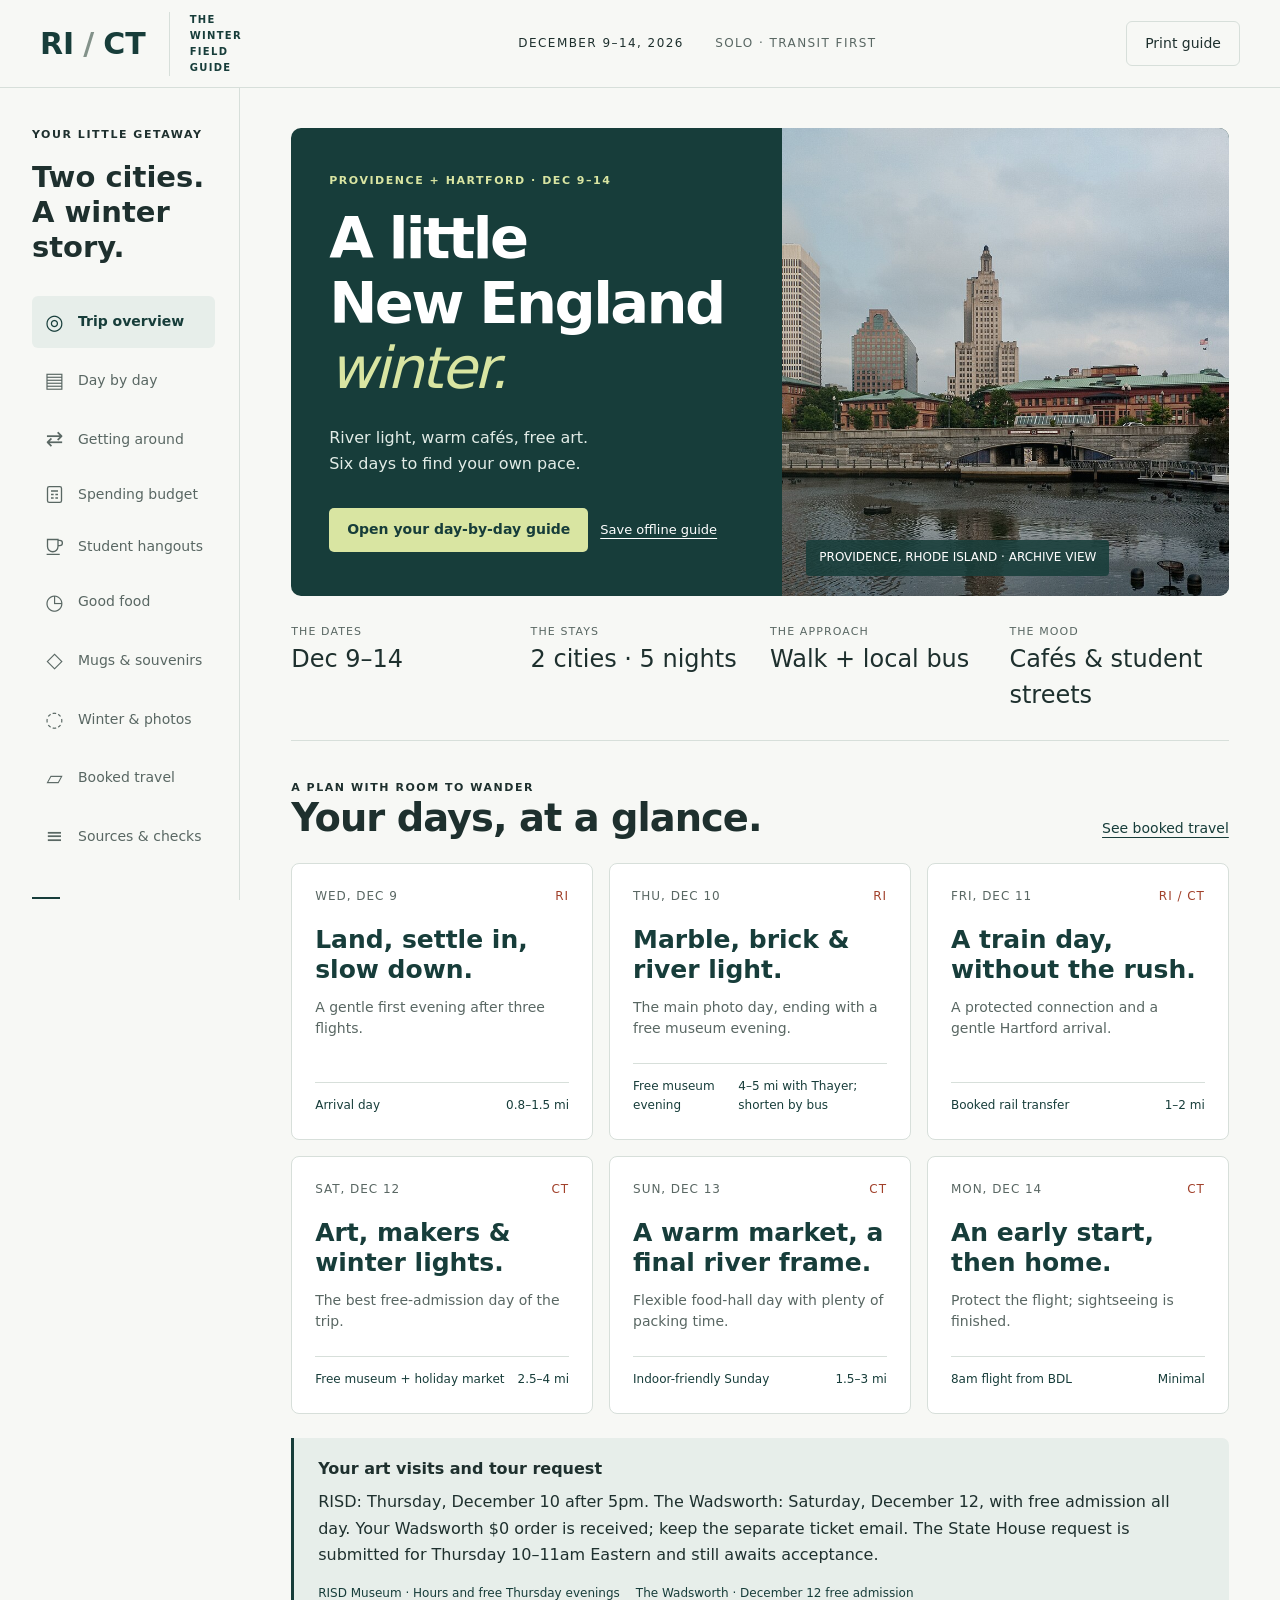
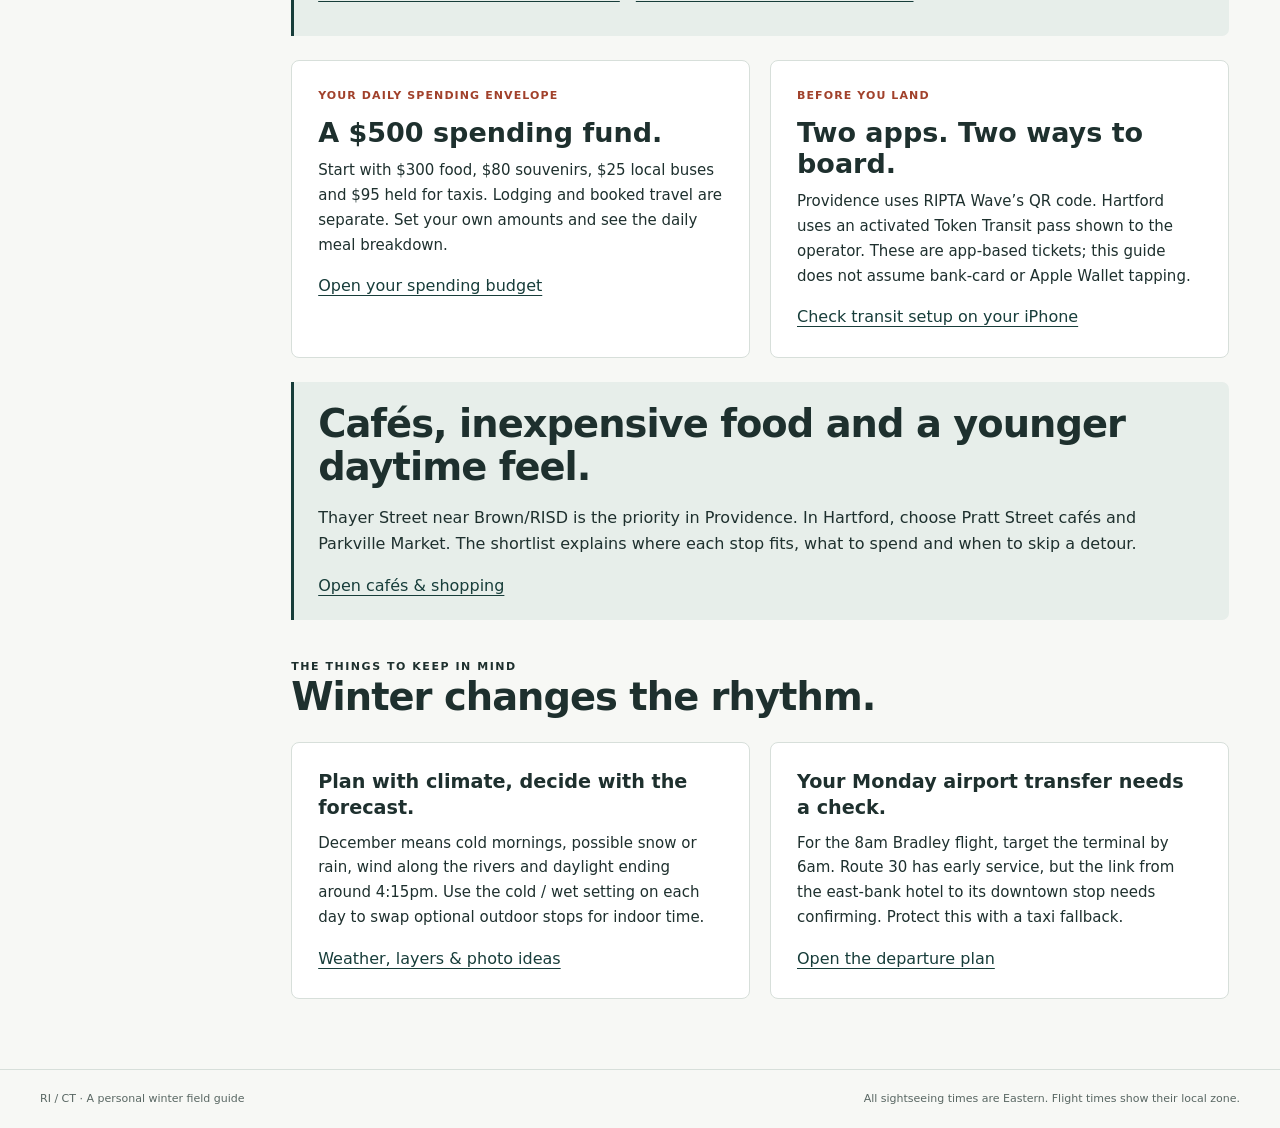
<file: index.html>
<!doctype html>
<html lang="en">
<head>
<meta charset="utf-8"><meta name="viewport" content="width=device-width, initial-scale=1"><meta name="theme-color" content="#173d3a">
<title>RI / CT — A little New England winter</title><meta name="description" content="A personal, transit-first winter field guide to Providence and Hartford, December 9–14, 2026. Daily routes, free art, local food and iPhone transit instructions.">
<link rel="icon" href="favicon.ico" sizes="any">
<link rel="icon" href="favicon.svg" type="image/svg+xml">
<link rel="apple-touch-icon" href="apple-touch-icon.png">
<link rel="stylesheet" href="styles.css"><script src="data.js?v=20261124-hartford-transit" defer></script><script src="app.js?v=20261124-hartford-transit" defer></script>
</head>
<body>
<a class="skip" href="#main">Skip to content</a>
<header class="topbar"><a class="brand" href="#overview" aria-label="RI CT overview">RI <span>/</span> CT<span class="brand-caption">THE WINTER FIELD GUIDE</span></a><div class="top-meta">DECEMBER 9–14, 2026 <span>SOLO · TRANSIT FIRST</span></div><button id="print" class="quiet">Print guide</button></header>
<div class="shell">
<aside class="sidebar"><div><p class="eyebrow">YOUR LITTLE GETAWAY</p><p class="side-title">Two cities.<br>A winter story.</p><nav aria-label="Main navigation">
<a href="#overview" data-nav="overview"><span class="nav-glyph" aria-hidden="true">◎</span> Trip overview</a>
<a href="#itinerary" data-nav="itinerary"><span class="nav-glyph" aria-hidden="true">▤</span> Day by day</a>
<a href="#transit" data-nav="transit"><span class="nav-glyph" aria-hidden="true">⇄</span> Getting around</a>
<a href="#budget" data-nav="budget"><svg class="nav-glyph" aria-hidden="true" viewBox="0 0 24 24" fill="none" stroke="currentColor" stroke-width="1.5"><rect x="4" y="3" width="16" height="18" rx="2"/><path d="M8 8h8M8 12h3m2 0h3m-8 4h3m2 0h3"/></svg> Spending budget</a>
<a href="#explore" data-nav="explore"><svg class="nav-glyph" aria-hidden="true" viewBox="0 0 24 24" fill="none" stroke="currentColor" stroke-width="1.5"><path d="M4 4h12v8a6 6 0 0 1-12 0V4Zm12 1h2a3 3 0 0 1 0 6h-2M3 21h15"/></svg> Student hangouts</a>
<a href="#food" data-nav="food"><span class="nav-glyph" aria-hidden="true">◷</span> Good food</a>
<a href="#souvenirs" data-nav="souvenirs"><span class="nav-glyph" aria-hidden="true">◇</span> Mugs & souvenirs</a>
<a href="#weather" data-nav="weather"><span class="nav-glyph" aria-hidden="true">◌</span> Winter & photos</a>
<a href="#bookings" data-nav="bookings"><span class="nav-glyph" aria-hidden="true">▱</span> Booked travel</a>
<a href="#sources" data-nav="sources"><span class="nav-glyph" aria-hidden="true">≡</span> Sources & checks</a>
</nav></div><div class="side-bottom"><span class="small-rule"></span><p>Providence, Rhode Island<br>Hartford, Connecticut</p><p class="muted">Built for Carl<br>Research checked Nov 18, 2026</p></div></aside>
<main id="main" tabindex="-1"></main>
</div><footer>RI / CT · A personal winter field guide <span>All sightseeing times are Eastern. Flight times show their local zone.</span></footer>
<noscript><p>This interactive guide needs JavaScript. Open the printable guide from the accompanying files, or enable JavaScript.</p></noscript>
</body></html>
</file>
<file: styles.css>
:root{--paper:#f7f8f5;--white:#fff;--ink:#1e302e;--muted:#596763;--line:#d7dfda;--green:#173d3a;--soft:#e7eeea;--lime:#d9e5a2;--rust:#a1412b;--warm:#f6eee8;--serif:var(--sans);--sans:"SF Compact Text","SF Compact","SF Pro Text","SF Pro",-apple-system,BlinkMacSystemFont,system-ui,"Segoe UI",sans-serif;--radius:10px}*{box-sizing:border-box}html{scroll-behavior:smooth;scroll-padding-top:100px}body{margin:0;background:var(--paper);color:var(--ink);font:16px/1.65 var(--sans)}a{color:var(--green);text-underline-offset:4px}a:hover{text-decoration-thickness:2px}button,input,select{font:inherit}button,a{touch-action:manipulation}button{cursor:pointer}button:disabled{cursor:default}a:focus-visible,button:focus-visible,input:focus-visible,select:focus-visible,summary:focus-visible{outline:3px solid var(--rust);outline-offset:4px}h1,h2,h3,p{margin-top:0}h1,h2,h3{line-height:1.13}h1,h2,.side-title{font-family:var(--serif);font-weight:400}h1{font-size:clamp(2.6rem,5.4vw,5.6rem);letter-spacing:-.045em;margin-bottom:24px}h2{font-size:clamp(2rem,3vw,3rem);letter-spacing:-.025em;margin-bottom:16px}h3{font-size:1.2rem;line-height:1.35;margin-bottom:10px}p{margin-bottom:16px}img{max-width:100%;display:block}button{border:1px solid var(--line);border-radius:6px;background:var(--white);color:var(--ink);min-height:44px;padding:10px 18px}button:hover{background:var(--soft)}button[aria-pressed=true],.primary{background:var(--green);color:var(--white);border-color:var(--green)}.skip{position:absolute;top:-80px;left:20px;background:white;padding:12px;z-index:100}.skip:focus{top:10px}.topbar{height:88px;display:flex;align-items:center;gap:32px;justify-content:space-between;border-bottom:1px solid var(--line);padding:0 40px;background:var(--paper);position:sticky;top:0;z-index:10}.brand{font-family:var(--serif);font-size:30px;text-decoration:none;display:flex;align-items:center;gap:9px;white-space:nowrap}.brand>span:not(.brand-caption){color:#83928a}.brand-caption{font-family:var(--sans);font-size:10px;letter-spacing:.13em;line-height:1.6;max-width:100px;white-space:normal;margin-left:14px;border-left:1px solid var(--line);padding-left:20px}.top-meta{font-size:12px;letter-spacing:.12em}.top-meta span{color:var(--muted);margin-left:26px}.quiet{background:transparent;font-size:14px}.shell{display:grid;grid-template-columns:240px minmax(0,1fr);max-width:1760px;margin:auto}.sidebar{padding:38px 24px 32px 32px;border-right:1px solid var(--line);height:calc(100dvh - 88px);position:sticky;top:88px;display:flex;flex-direction:column;justify-content:space-between;overflow:auto}.eyebrow{font-size:11px;line-height:1.6;letter-spacing:.14em;font-weight:650;margin-bottom:16px;text-transform:uppercase}.side-title{font-size:29px;line-height:1.22;margin-bottom:30px}nav{display:grid;gap:6px}nav a{display:flex;align-items:center;gap:13px;text-decoration:none;color:var(--muted);font-size:14px;min-height:46px;padding:9px 12px;border-radius:6px}nav a.active{background:var(--soft);color:var(--green);font-weight:600}.nav-glyph{font-size:21px;width:21px;text-align:center}.side-bottom{font-size:12px;line-height:1.8;margin-top:34px}.small-rule{width:28px;height:2px;background:var(--green);display:block;margin-bottom:18px}.muted{color:var(--muted)}main{padding:40px clamp(24px,4vw,64px) 70px;min-width:0}.hero{display:grid;grid-template-columns:1.1fr 1fr;min-height:430px;background:var(--green);color:white;border-radius:var(--radius);overflow:hidden}.hero-copy{padding:44px 38px;position:relative}.hero .eyebrow{color:var(--lime)}.hero h1{font-size:clamp(2.6rem,4.8vw,4.9rem)}.hero p:not(.eyebrow){color:#e2ece7;max-width:430px;font-size:16px}.hero em{color:var(--lime);font-weight:400}.hero-photo{min-width:0;position:relative;min-height:360px}.hero-photo img{width:100%;height:100%;object-fit:cover;position:absolute;inset:0}.hero-photo:after{content:'';position:absolute;inset:0;background:linear-gradient(90deg,#173d3a30,transparent)}.photo-label{position:absolute;bottom:20px;left:24px;z-index:1;background:#173d3ade;color:white;padding:8px 13px;font-size:12px;border-radius:4px}.hero-link{display:inline-flex;align-items:center;min-height:44px;padding:10px 18px;background:var(--lime);color:var(--green);text-decoration:none;border-radius:5px;margin-top:14px;font-size:14px;font-weight:600}.trip-strip{display:grid;grid-template-columns:repeat(4,1fr);gap:20px;padding:27px 0;border-bottom:1px solid var(--line)}.trip-strip span{display:block;font-size:11px;text-transform:uppercase;letter-spacing:.1em;color:var(--muted)}.trip-strip strong{display:block;font-family:var(--serif);font-size:24px;font-weight:400;line-height:1.5}.section-head{display:flex;align-items:end;justify-content:space-between;gap:20px;margin:38px 0 23px}.section-head h2{margin:0}.section-head p{margin:0;max-width:500px}.section-head a{white-space:nowrap;font-size:14px}.day-grid{display:grid;grid-template-columns:repeat(3,minmax(0,1fr));gap:16px}.day-card{display:flex;flex-direction:column;min-height:235px;background:var(--white);border:1px solid var(--line);border-radius:8px;padding:23px;text-decoration:none;transition:border-color .15s,box-shadow .15s}.day-card:hover{border-color:var(--green);box-shadow:0 5px 18px #173d3a0d}.day-card .date{font-size:12px;letter-spacing:.08em;color:var(--muted);text-transform:uppercase;display:flex;justify-content:space-between}.city-dot{color:var(--rust)}.day-card h3{font:400 25px/1.2 var(--serif);margin:18px 0 12px}.day-card p{font-size:14px;color:var(--muted);line-height:1.5;margin-bottom:24px}.day-card .card-bottom{margin-top:auto;border-top:1px solid var(--line);padding-top:13px;font-size:12px;display:flex;justify-content:space-between;gap:12px}.notice{border-left:3px solid var(--rust);background:var(--warm);padding:20px 24px;border-radius:0 7px 7px 0;margin:24px 0}.notice p:last-child{margin:0}.notice h3{font-size:16px}.notice.green{background:var(--soft);border-color:var(--green)}.two-col{display:grid;grid-template-columns:1fr 1fr;gap:20px}.info-panel{background:var(--white);padding:26px;border:1px solid var(--line);border-radius:8px}.info-panel h3.serif{font:400 27px var(--serif)}.info-panel p,.info-panel li{font-size:15px}.info-panel ul,.info-panel ol{padding-left:21px;margin-bottom:0}.info-panel li{margin-bottom:10px}.kicker{display:block;font-size:11px;color:var(--rust);text-transform:uppercase;letter-spacing:.1em;font-weight:650;margin-bottom:12px}.page-heading{max-width:820px;margin-bottom:30px}.page-heading h1{font-size:clamp(2.7rem,5vw,4.4rem);margin-bottom:18px}.page-heading>p:last-child{color:var(--muted);font-size:17px;max-width:680px}.day-selector{display:flex;flex-wrap:wrap;gap:8px;padding-bottom:24px;border-bottom:1px solid var(--line);margin-bottom:25px}.day-selector a{text-align:center;display:flex;gap:7px;align-items:center;min-height:44px;padding:9px 13px;border:1px solid var(--line);border-radius:5px;text-decoration:none;font-size:14px;background:white}.day-selector a.active{background:var(--green);color:white;border-color:var(--green)}.day-selector .day-city{font-size:11px}.day-hero{display:flex;justify-content:space-between;align-items:start;gap:20px;margin-bottom:26px}.day-hero h2{max-width:650px}.day-meta{display:flex;gap:12px;flex-wrap:wrap;font-size:13px;color:var(--muted);margin-bottom:18px}.pill{display:inline-block;font-size:12px;background:var(--soft);padding:4px 10px;border-radius:4px;color:var(--green);line-height:1.6}.pill.warm{background:var(--warm);color:#7c321e}.controls{display:flex;flex-wrap:wrap;gap:8px;align-items:center;margin:20px 0}.controls label{font-size:14px;margin-right:8px}.controls button{font-size:14px;padding:8px 13px}.timeline-layout{display:grid;grid-template-columns:minmax(0,1fr) 250px;gap:25px;align-items:start}.timeline{border-left:1px solid #b9c9c0;margin-left:10px;padding-left:25px}.stop{position:relative;border-bottom:1px solid var(--line);padding:0 0 24px;margin-bottom:24px}.stop:before{content:'';position:absolute;top:8px;left:-31px;width:10px;height:10px;border:2px solid var(--green);border-radius:50%;background:var(--paper)}.stop-time{font-size:13px;color:var(--rust);font-weight:650;margin-bottom:6px}.stop h3{font-size:21px}.stop p{font-size:15px}.stop .stop-summary{display:flex;gap:8px;flex-wrap:wrap;margin-bottom:12px}.stop details{font-size:14px}.stop summary{cursor:pointer;min-height:44px;padding:10px 0;color:var(--green);font-weight:600}.stop details .detail-body{border-left:2px solid var(--line);padding:4px 0 0 18px}.detail-body p{font-size:14px}.source-links{display:flex;gap:8px 16px;flex-wrap:wrap;font-size:12px;margin:12px 0}.source-links a{overflow-wrap:anywhere}.route-link{display:inline-block;font-size:14px;min-height:44px;padding:9px 0}.day-aside{position:sticky;top:112px;display:grid;gap:16px}.day-aside .info-panel{padding:20px}.day-aside h3{font:400 23px var(--serif)}.day-aside p{font-size:14px}.checklist{display:grid;gap:10px}.checklist label{display:flex;gap:10px;align-items:start;min-height:44px;font-size:14px}.checklist input{margin-top:7px;accent-color:var(--green);width:18px;height:18px;flex-shrink:0}.section-divider{border:0;border-top:1px solid var(--line);margin:36px 0}.meal-grid{display:grid;grid-template-columns:repeat(2,minmax(0,1fr));gap:18px}.meal{padding:25px;background:white;border:1px solid var(--line);border-radius:8px}.meal .area{font-size:13px;color:var(--muted)}.meal h3{font:400 29px var(--serif);margin-bottom:6px}.meal .order{font-size:16px;margin:16px 0}.price-grid{display:grid;grid-template-columns:repeat(3,1fr);gap:10px;padding:16px 0;border-block:1px solid var(--line);margin:16px 0}.price-grid span{font-size:11px;display:block;color:var(--muted)}.price-grid strong{display:block;font-size:19px;font-weight:550}.meal p.note{font-size:14px}.form-row{display:flex;gap:18px;align-items:center;flex-wrap:wrap}.form-row label{display:grid;gap:6px;font-size:13px}.form-row input,.form-row select{min-height:44px;width:150px;border:1px solid var(--line);padding:9px;border-radius:5px;background:white;color:var(--ink)}.calc-result{font:400 30px var(--serif);margin:20px 0 8px}.event-list{display:grid;gap:0}.event-row{padding:22px 0;border-bottom:1px solid var(--line);display:grid;grid-template-columns:140px 1fr;gap:25px}.event-row .date{font-size:13px;color:var(--rust)}.event-row h3{font:400 25px var(--serif)}.event-row p{font-size:15px;margin-bottom:8px}.booking{border-bottom:1px solid var(--line);padding:24px 0}.booking h3{font:400 28px var(--serif)}.booking .booking-meta{display:flex;gap:12px;flex-wrap:wrap;margin-bottom:12px}.flight-list{display:grid;gap:12px}.flight-row{display:grid;grid-template-columns:100px 1fr 1fr 115px;gap:14px;background:white;border:1px solid var(--line);border-radius:7px;padding:20px}.flight-row strong{display:block;font-size:19px}.flight-row small{font-size:12px;display:block;color:var(--muted)}.flight-row .airport{font:400 27px var(--serif)}table{border-collapse:collapse;width:100%;font-size:14px}th,td{padding:14px 10px;border-bottom:1px solid var(--line);text-align:left;vertical-align:top}th{font-weight:600;font-size:12px;color:var(--muted)}.table-wrap{overflow-x:auto}.budget-total{font:400 31px var(--serif)}.sources-list{display:grid;grid-template-columns:1fr 1fr;gap:0 30px}.source-row{padding:16px 0;border-bottom:1px solid var(--line);font-size:14px}.source-row small{display:block;font-size:11px;color:var(--muted)}.figure{margin:0}.figure img{width:100%;aspect-ratio:1.7;object-fit:cover;border-radius:7px}.figure figcaption{font-size:11px;color:var(--muted);padding-top:8px}.weather-nums{font:400 36px var(--serif);margin:10px 0}.weather-nums span{font:14px var(--sans);color:var(--muted)}footer{border-top:1px solid var(--line);padding:20px 40px;font-size:11px;color:var(--muted);display:flex;justify-content:space-between;gap:20px}.empty{padding:30px}.print-only{display:none}.sr-only{position:absolute;width:1px;height:1px;overflow:hidden;clip:rect(0,0,0,0)}@media(min-width:1500px){.hero-copy{padding:52px}.hero{min-height:470px}.day-card{min-height:255px}}@media(max-width:1150px){.top-meta span{display:none}.shell{grid-template-columns:205px minmax(0,1fr)}.sidebar{padding-left:22px;padding-right:16px}.hero{grid-template-columns:1fr 1fr}.hero-copy{padding:30px}.hero h1{font-size:3.5rem}.day-grid{grid-template-columns:repeat(2,minmax(0,1fr))}.timeline-layout{grid-template-columns:1fr}.day-aside{position:static;grid-template-columns:1fr 1fr}.brand-caption{display:none}}@media(max-width:800px){.topbar{height:72px;padding:0 20px;gap:12px}.top-meta{font-size:10px;letter-spacing:.04em}.brand{font-size:26px}.topbar .quiet{padding:6px 12px;font-size:12px}.shell{display:block}.sidebar{position:static;height:auto;padding:12px 16px;border-right:0;border-bottom:1px solid var(--line);overflow:visible}.sidebar>div>.eyebrow,.side-title,.side-bottom{display:none}nav{display:flex;flex-wrap:wrap;gap:4px}nav a{font-size:12px;padding:7px 10px;min-height:40px;gap:6px}.nav-glyph{font-size:15px;width:17px}main{padding:25px 20px 50px}.hero{grid-template-columns:1fr 1fr;min-height:350px}.hero-copy{padding:27px}.hero h1{font-size:3rem}.hero p:not(.eyebrow){font-size:14px}.hero-photo{min-height:350px}.trip-strip strong{font-size:21px}.trip-strip{gap:10px}.section-head{align-items:start}.section-head p{font-size:14px}.day-selector a{flex-direction:column;gap:0}.day-hero{display:block}.day-aside{top:0}footer{padding:18px 20px;display:block}footer span{display:block;margin-top:5px}}@media(max-width:540px){.hero{display:flex;flex-direction:column}.hero-copy{padding:30px 25px}.hero h1{font-size:3.7rem}.hero-photo{min-height:210px;height:210px}.hero-photo img{object-position:50% 48%}.hero p:not(.eyebrow){font-size:15px}.trip-strip{grid-template-columns:1fr 1fr;padding:22px 0;gap:15px}.trip-strip strong{font-size:23px}.day-grid,.two-col,.meal-grid,.sources-list,.day-aside{grid-template-columns:1fr}.day-card{min-height:215px}.section-head{display:block}.section-head a{display:inline-block;margin-top:12px;min-height:44px}.day-selector{gap:6px}.day-selector a{padding:9px 10px;flex:1 0 28%;font-size:13px}.page-heading h1{font-size:2.8rem}.event-row{grid-template-columns:1fr;gap:8px}.flight-row{grid-template-columns:75px 1fr 1fr;padding:15px 12px;gap:10px}.flight-row>div:last-child{grid-column:2/4}.flight-row strong{font-size:16px}.stop h3{font-size:20px}.timeline{padding-left:19px}.stop:before{left:-25px}.day-meta{gap:7px;font-size:12px}.notice{padding:17px}.info-panel{padding:22px}.brand{font-size:24px}.top-meta{display:none}.price-grid strong{font-size:17px}.page-heading>p:last-child{font-size:16px}}@media(prefers-reduced-motion:reduce){html{scroll-behavior:auto}*{transition:none!important;animation:none!important}}@media print{body{background:white;font-size:11pt;color:black}.topbar,.sidebar,footer,.controls,.day-selector,#print,.hero-link{display:none!important}.shell{display:block}main{padding:0}.hero{background:white;color:black;min-height:0;display:block}.hero-copy{padding:0}.hero h1,.hero em,.hero p:not(.eyebrow),.hero .eyebrow{color:black}.hero-photo{display:none}.day-grid,.two-col,.meal-grid{grid-template-columns:1fr 1fr}.timeline-layout{display:block}.day-aside{position:static;display:none}details .detail-body{display:block}details::details-content{display:block}.stop,.meal,.info-panel,.flight-row{break-inside:avoid}.source-links{font-size:9pt}.print-only{display:block}.day-selector{display:none}.notice{background:white}a{color:black}.price-grid{font-size:10pt}.booking{break-inside:avoid}}

.hero-actions{display:flex;gap:12px;align-items:center;flex-wrap:wrap}.offline-link{color:white;font-size:13px;min-height:44px;display:inline-flex;align-items:center;margin-top:14px}

/* Use installed San Francisco fonts on Apple devices, with native system fallbacks. */
h1,h2,.side-title,.brand{font-weight:600}.hero h1{font-size:clamp(2.6rem,4.5vw,4.6rem)}.day-card h3,.info-panel h3.serif{font-weight:550}

/* Spending and neighborhood additions inherit the guide's green / ivory palette. */
.budget-lead{max-width:78ch;margin-bottom:36px}.budget-lead h2{font-size:clamp(1.6rem,3vw,2.3rem)}
.budget-editor{border:1px solid var(--line);background:var(--white);padding:28px;border-radius:10px;margin:32px 0 46px}.budget-editor>p{max-width:72ch}.budget-fields{display:grid;grid-template-columns:repeat(2,minmax(0,1fr));gap:22px;margin:24px 0}.budget-fields label{display:grid;gap:8px;font-size:14px;font-weight:600}.currency-field{display:flex;align-items:center;border:1px solid var(--line);border-radius:6px;background:var(--paper);padding:0 12px;gap:8px}.currency-field input{width:100%;min-width:0;min-height:48px;border:0;background:transparent;color:var(--ink);font:inherit;font-size:20px;font-variant-numeric:tabular-nums;caret-color:var(--green)}.currency-field:focus-within{outline:3px solid var(--rust);outline-offset:3px}.currency-field input:focus-visible{outline:0}.currency-field:has([aria-invalid=true]){border-color:var(--rust)}
.plan-total{font-size:clamp(2rem,4vw,3rem);font-weight:600;line-height:1.2;letter-spacing:-.03em;margin:24px 0 8px;font-variant-numeric:tabular-nums}.plan-total span{display:block;font-size:15px;line-height:1.6;font-weight:400;letter-spacing:0;margin-top:8px}.budget-editor #budget-help{font-size:13px}.budget-editor button{margin-top:12px}
.budget-section,.neighborhood-section{margin-top:52px}.budget-section>p,.neighborhood-section>p,.transport-primer>p{max-width:75ch}.budget-section>h2,.neighborhood-section>h2{font-size:clamp(1.6rem,3vw,2.3rem);letter-spacing:-.025em}.budget-section h3{margin-top:28px}.budget-section li+li{margin-top:8px}.budget-section ul{max-width:75ch;padding-left:22px}.budget-section table,.transport-primer table{margin:0}.budget-section .table-wrap,.transport-primer .table-wrap{margin:22px 0}.budget-section caption,.transport-primer caption{font-size:13px;text-align:left;color:var(--muted);padding:0 0 12px}.budget-section th[scope=row],.transport-primer th[scope=row]{font-size:14px;font-weight:600;text-transform:none;letter-spacing:0;vertical-align:top}.budget-section td,.budget-section tfoot{font-variant-numeric:tabular-nums}.budget-table{min-width:740px}.budget-table td{white-space:nowrap}.budget-table tfoot th,.budget-table tfoot td{background:var(--soft);color:var(--green)}.budget-section details{margin:22px 0}.transport-primer{margin-bottom:36px}
.neighborhood-row{display:grid;grid-template-columns:minmax(160px,.7fr) minmax(0,1.6fr);gap:28px;border-top:1px solid var(--line);padding:28px 0}.neighborhood-row h3{font-size:22px;line-height:1.3}.neighborhood-row>div:first-child p{font-size:14px}.neighborhood-row>div:last-child>p{max-width:70ch}.neighborhood-row .source-links{margin-bottom:0}.neighborhood-row .route-link{display:inline-flex;align-items:center;min-height:44px}.nav-glyph{flex-shrink:0}svg.nav-glyph{height:21px}
@media(max-width:540px){.budget-fields{grid-template-columns:1fr;gap:16px}.budget-editor{padding:20px}.neighborhood-row{grid-template-columns:1fr;gap:0;padding:24px 0}.neighborhood-row h3{margin-bottom:8px}.budget-section,.neighborhood-section{margin-top:36px}.plan-total{font-size:2.3rem}}
@media print{.budget-editor{display:none}.neighborhood-row{display:block}.budget-table{min-width:0;font-size:9pt}.budget-section .table-wrap,.transport-primer .table-wrap{overflow:visible}.budget-section,.neighborhood-section{margin-top:28px}}
</file>
